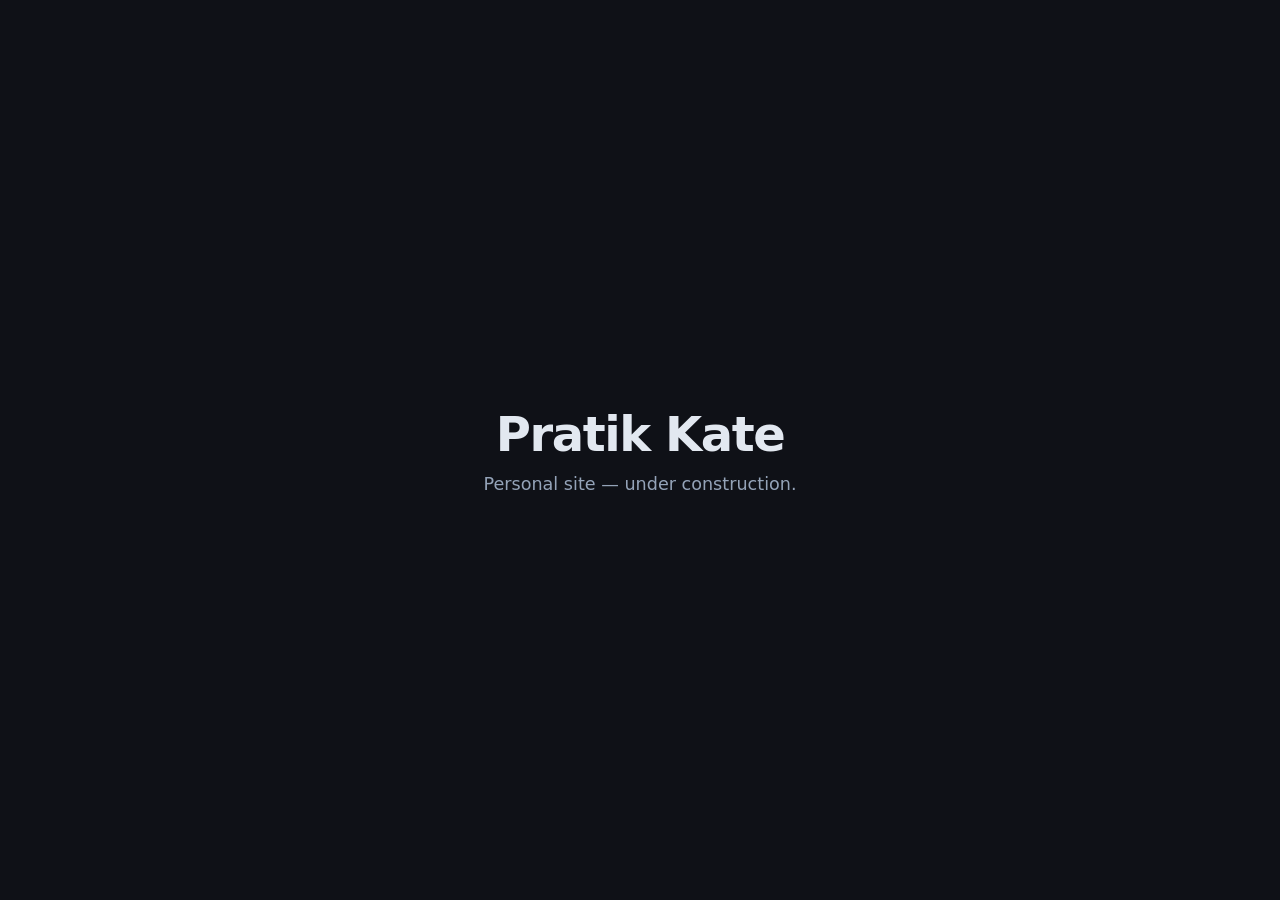
<file: index.html>
<!DOCTYPE html>
<html lang="en">
<head>
  <meta charset="UTF-8">
  <meta name="viewport" content="width=device-width, initial-scale=1.0">
  <title>Pratik Kate</title>
  <style>
    * { margin: 0; padding: 0; box-sizing: border-box; }
    body {
      background: #0f1117;
      color: #e2e8f0;
      font-family: 'Segoe UI', system-ui, sans-serif;
      min-height: 100vh;
      display: flex;
      align-items: center;
      justify-content: center;
    }
    .container { text-align: center; padding: 2rem; }
    h1 {
      font-size: 3rem;
      font-weight: 700;
      letter-spacing: -0.03em;
      margin-bottom: 0.75rem;
    }
    p {
      color: #94a3b8;
      font-size: 1.1rem;
    }
  </style>
</head>
<body>
  <div class="container">
    <h1>Pratik Kate</h1>
    <p>Personal site — under construction.</p>
  </div>
</body>
</html>
</file>
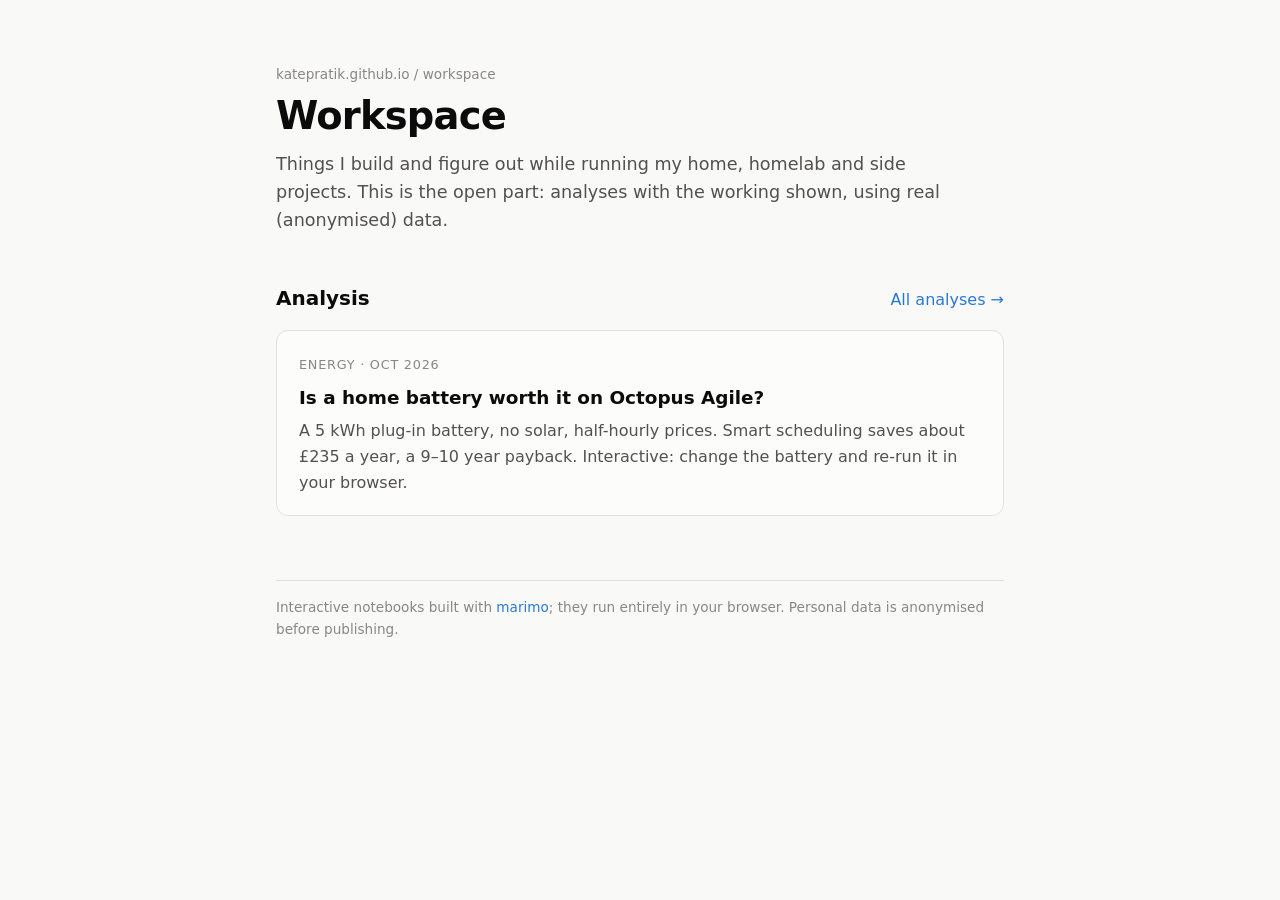
<file: workspace/index.html>
<!DOCTYPE html>
<html lang="en">
<head>
  <meta charset="UTF-8">
  <title>Workspace</title>
  <meta http-equiv="refresh" content="0; url=home/">
  <link rel="canonical" href="home/">
</head>
<body><p><a href="home/">Workspace →</a></p></body>
</html>
</file>
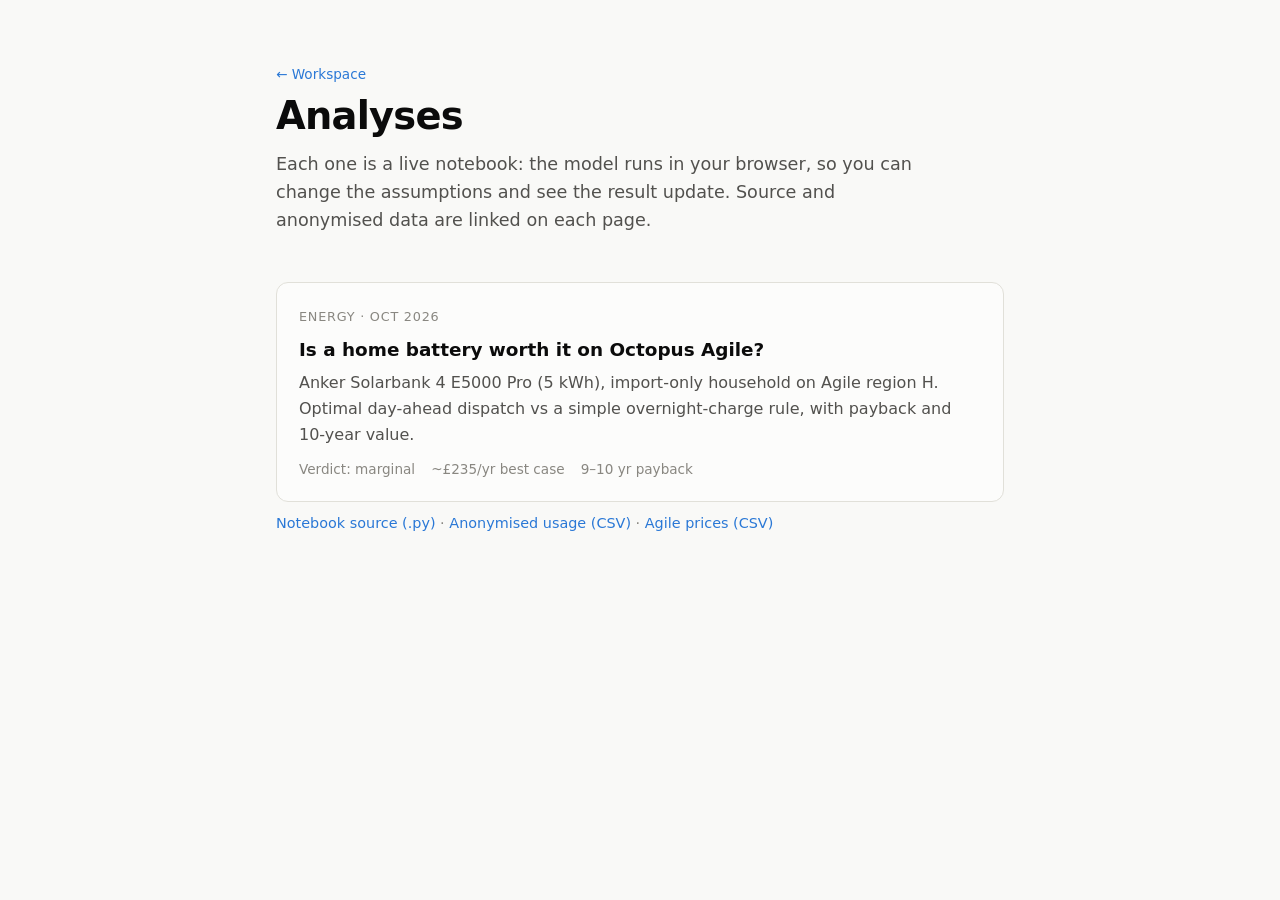
<file: workspace/analysis/index.html>
<!DOCTYPE html>
<html lang="en">
<head>
  <meta charset="UTF-8">
  <meta name="viewport" content="width=device-width, initial-scale=1.0">
  <title>Analyses · Workspace</title>
  <meta name="description" content="Open, interactive analyses with anonymised real data.">
  <link rel="stylesheet" href="../site.css">
</head>
<body>
  <main class="wrap">
    <header>
      <p class="eyebrow"><a href="../home/">← Workspace</a></p>
      <h1>Analyses</h1>
      <p class="lede">Each one is a live notebook: the model runs in your browser, so you can change the
        assumptions and see the result update. Source and anonymised data are linked on each page.</p>
    </header>

    <section>
      <a class="card" href="energy-battery/">
        <span class="tag">Energy · Oct 2026</span>
        <h3>Is a home battery worth it on Octopus Agile?</h3>
        <p>Anker Solarbank 4 E5000 Pro (5 kWh), import-only household on Agile region H. Optimal day-ahead dispatch
          vs a simple overnight-charge rule, with payback and 10-year value.</p>
        <span class="meta"><span>Verdict: marginal</span><span>~£235/yr best case</span><span>9–10 yr payback</span></span>
      </a>
      <p class="links"><a href="energy-battery/battery.py">Notebook source (.py)</a> ·
        <a href="energy-battery/public/load_halfhourly.csv">Anonymised usage (CSV)</a> ·
        <a href="energy-battery/public/agile_prices.csv">Agile prices (CSV)</a></p>
    </section>
  </main>
</body>
</html>
</file>
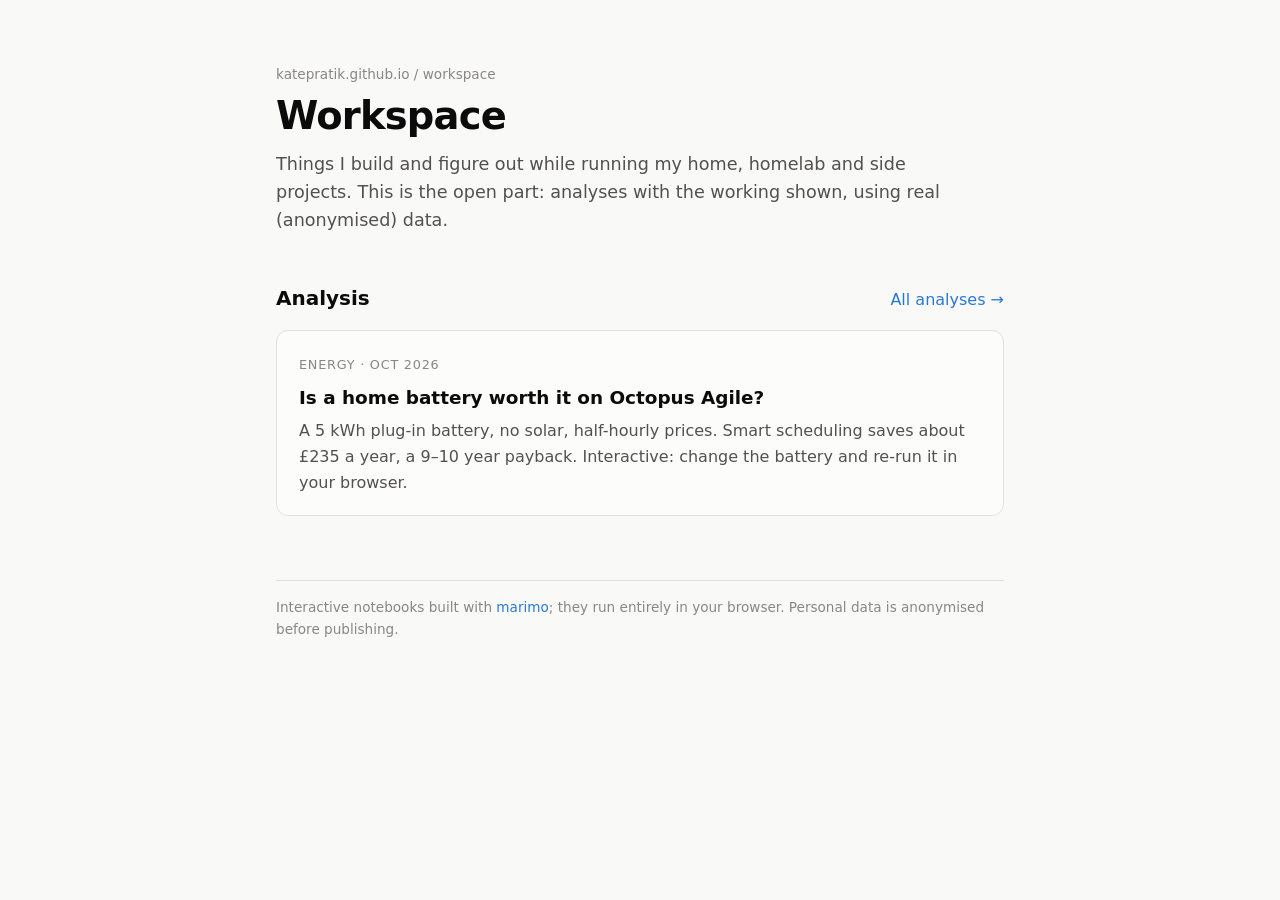
<file: workspace/home/index.html>
<!DOCTYPE html>
<html lang="en">
<head>
  <meta charset="UTF-8">
  <meta name="viewport" content="width=device-width, initial-scale=1.0">
  <title>Pratik Kate · Workspace</title>
  <meta name="description" content="Open notes and analyses from Pratik Kate's workspace.">
  <link rel="stylesheet" href="../site.css">
</head>
<body>
  <main class="wrap">
    <header>
      <p class="eyebrow">katepratik.github.io / workspace</p>
      <h1>Workspace</h1>
      <p class="lede">Things I build and figure out while running my home, homelab and side projects.
        This is the open part: analyses with the working shown, using real (anonymised) data.</p>
    </header>

    <section>
      <div class="section-head">
        <h2>Analysis</h2>
        <a href="../analysis/">All analyses →</a>
      </div>
      <a class="card" href="../analysis/energy-battery/">
        <span class="tag">Energy · Oct 2026</span>
        <h3>Is a home battery worth it on Octopus Agile?</h3>
        <p>A 5 kWh plug-in battery, no solar, half-hourly prices. Smart scheduling saves about £235 a year, a
          9–10 year payback. Interactive: change the battery and re-run it in your browser.</p>
      </a>
    </section>

    <footer>
      <p>Interactive notebooks built with <a href="https://marimo.io">marimo</a>; they run entirely in your browser.
        Personal data is anonymised before publishing.</p>
    </footer>
  </main>
</body>
</html>
</file>
<file: workspace/site.css>
:root {
  color-scheme: light;
  --page: #f9f9f7;
  --surface: #fcfcfb;
  --ink: #0b0b0b;
  --ink-2: #52514e;
  --muted: #898781;
  --line: #e1e0d9;
  --accent: #2a78d6;
}
@media (prefers-color-scheme: dark) {
  :root:not([data-theme="light"]) {
    color-scheme: dark;
    --page: #0d0d0d;
    --surface: #1a1a19;
    --ink: #ffffff;
    --ink-2: #c3c2b7;
    --muted: #898781;
    --line: #2c2c2a;
    --accent: #3987e5;
  }
}
:root[data-theme="dark"] {
  color-scheme: dark;
  --page: #0d0d0d; --surface: #1a1a19; --ink: #ffffff; --ink-2: #c3c2b7;
  --muted: #898781; --line: #2c2c2a; --accent: #3987e5;
}
* { box-sizing: border-box; margin: 0; padding: 0; }
body {
  background: var(--page);
  color: var(--ink);
  font: 16px/1.6 system-ui, -apple-system, "Segoe UI", sans-serif;
}
a { color: var(--accent); text-decoration: none; }
a:hover { text-decoration: underline; }
.wrap { max-width: 760px; margin: 0 auto; padding: 64px 16px 48px; }
header { margin-bottom: 48px; }
.eyebrow { color: var(--muted); font-size: 0.85rem; margin-bottom: 8px; }
h1 { font-size: 2.4rem; letter-spacing: -0.02em; line-height: 1.15; margin-bottom: 12px; }
.lede { color: var(--ink-2); font-size: 1.1rem; max-width: 60ch; }
.section-head { display: flex; justify-content: space-between; align-items: baseline; margin-bottom: 16px; }
h2 { font-size: 1.25rem; }
.card {
  display: block;
  background: var(--surface);
  border: 1px solid var(--line);
  border-radius: 12px;
  padding: 20px 22px;
  color: inherit;
  transition: border-color 0.15s;
}
.card:hover { border-color: var(--accent); text-decoration: none; }
.card h3 { font-size: 1.15rem; margin: 6px 0; }
.card p { color: var(--ink-2); }
.tag { color: var(--muted); font-size: 0.8rem; text-transform: uppercase; letter-spacing: 0.06em; }
.meta { display: flex; flex-wrap: wrap; gap: 6px 16px; margin-top: 12px; color: var(--muted); font-size: 0.85rem; }
.links { margin-top: 10px; font-size: 0.9rem; color: var(--muted); }
footer { margin-top: 64px; padding-top: 16px; border-top: 1px solid var(--line); color: var(--muted); font-size: 0.85rem; }
</file>
